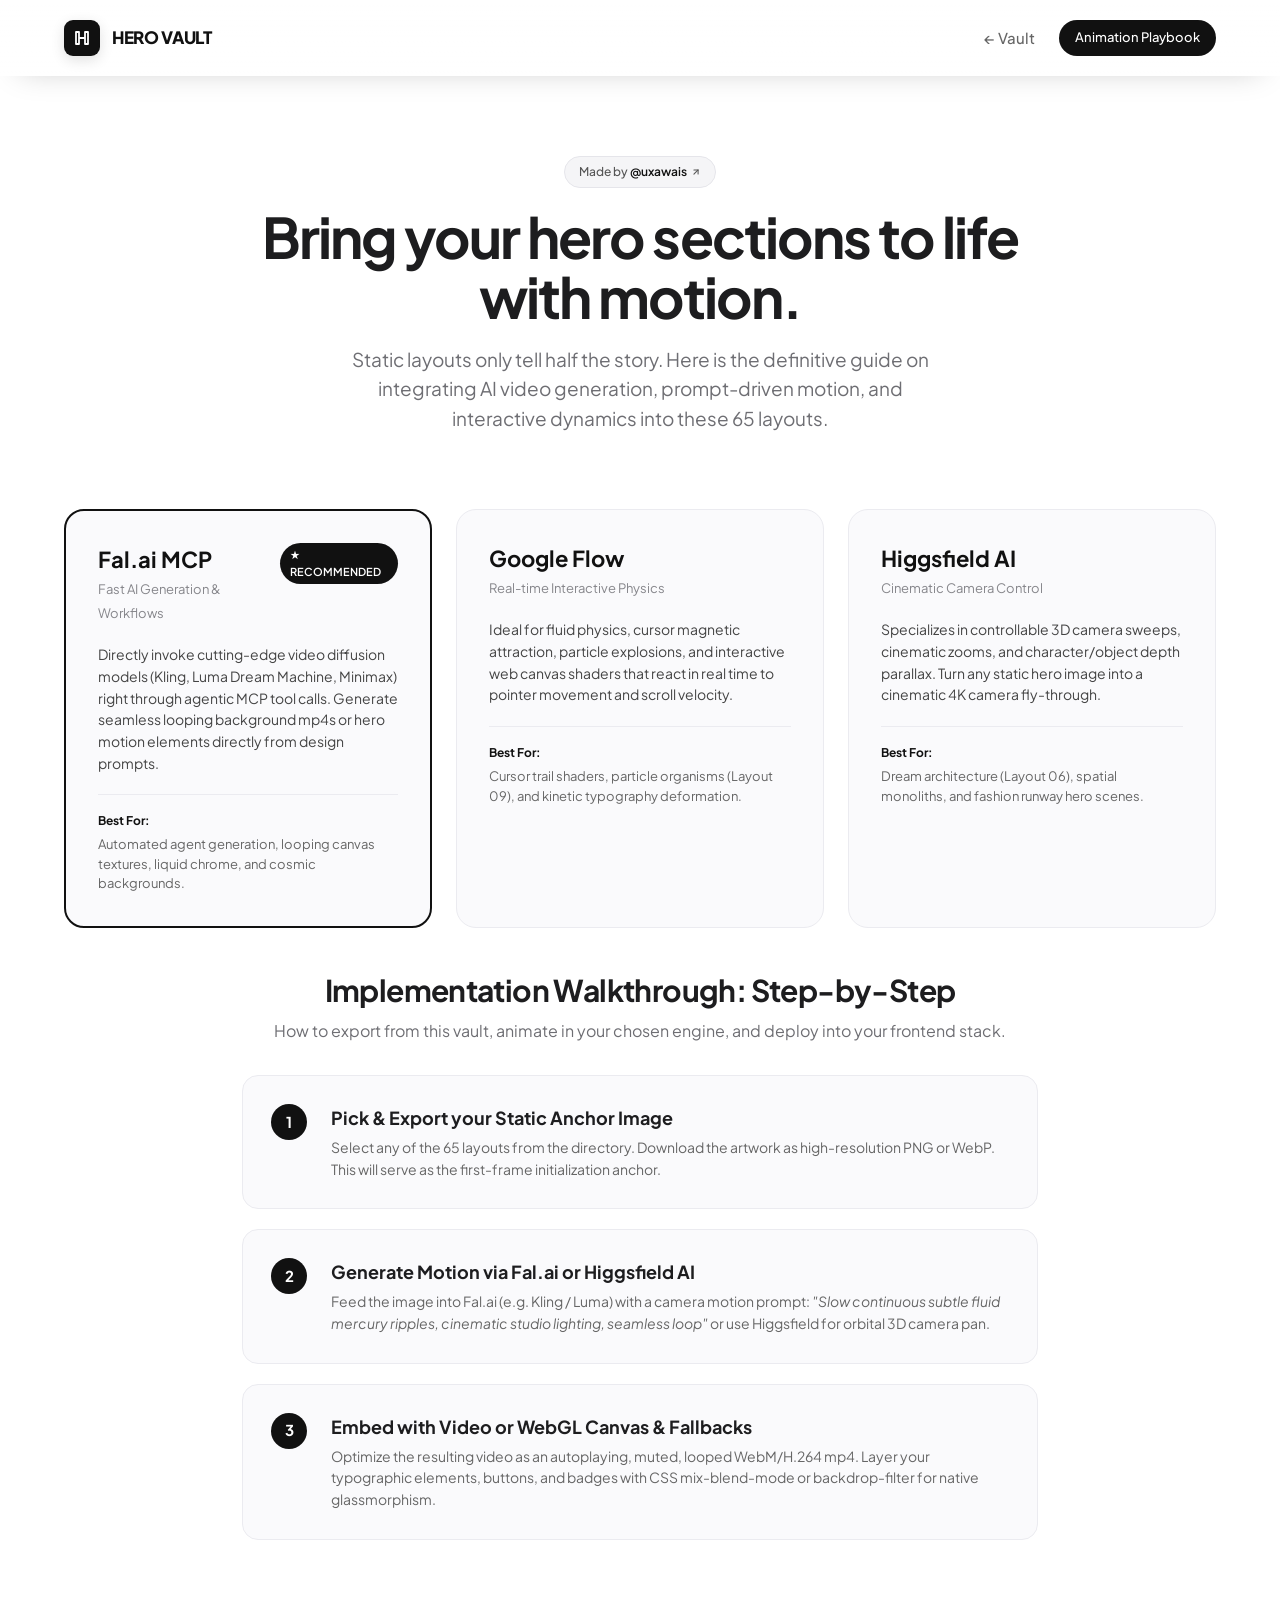
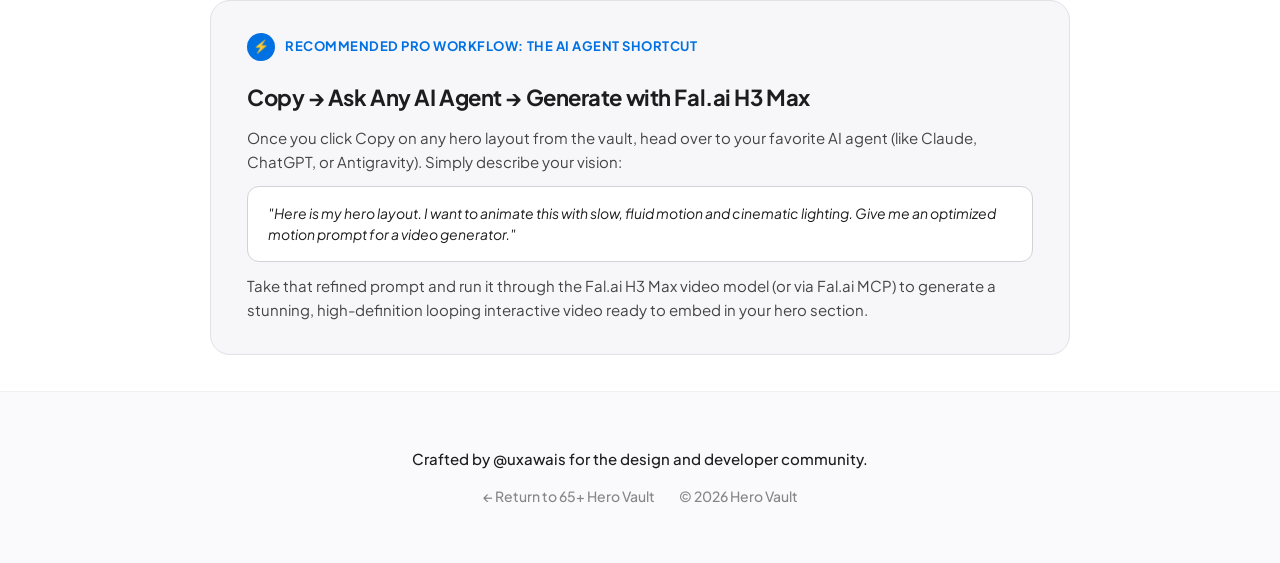
<file: animation-guide.html>
<!DOCTYPE html>
<html lang="en">
<head>
  <meta charset="UTF-8" />
  <meta name="viewport" content="width=device-width, initial-scale=1.0" />
  <title>Animation Playbook — Hero Vault</title>
  <link rel="stylesheet" href="styles.css" />
</head>
<body class="page-guide">
  <!-- Header -->
  <header class="site-header">
    <div class="header-inner">
      <a href="index.html" class="brand-logo">
        <div class="logo-badge">
          <svg viewBox="0 0 24 24" fill="none" stroke="currentColor" stroke-width="2.4" stroke-linecap="round" stroke-linejoin="round">
            <path d="M4 4h4v16H4zM16 4h4v16h-4zM8 12h8" />
          </svg>
        </div>
        <span class="brand-title">HERO VAULT</span>
      </a>
      <nav class="nav-menu">
        <a href="index.html" class="nav-link nav-back-link">← Vault</a>
        <span class="nav-counter-pill">Animation Playbook</span>
      </nav>
    </div>
  </header>

  <div class="page-container">
    <!-- Guide Intro -->
    <section class="hero-intro">
      <span class="bubble-badge">
        <svg class="bubble-badge__goo" aria-hidden="true" focusable="false">
          <defs>
            <filter id="bubble-goo">
              <feGaussianBlur in="SourceGraphic" stdDeviation="4" result="blur"></feGaussianBlur>
              <feColorMatrix in="blur" mode="matrix" values="1 0 0 0 0  0 1 0 0 0  0 0 1 0 0  0 0 0 19 -9" result="goo"></feColorMatrix>
              <feComposite in="SourceGraphic" in2="goo"></feComposite>
            </filter>
          </defs>
        </svg>
        <span class="bubble-badge__effect" aria-hidden="true">
          <span class="bubble-badge__circle tl"></span>
          <span class="bubble-badge__circle tl"></span>
          <span class="bubble-badge__circle tl"></span>
          <span class="bubble-badge__blob"></span>
          <span class="bubble-badge__circle br"></span>
          <span class="bubble-badge__circle br"></span>
          <span class="bubble-badge__circle br"></span>
        </span>
        <a href="https://x.com/uxawais" target="_blank" rel="noopener noreferrer" class="creator-badge">
          <span>Made by <strong>@uxawais</strong></span>
          <svg width="10" height="10" viewBox="0 0 24 24" fill="none" stroke="currentColor" stroke-width="2.5" stroke-linecap="round" stroke-linejoin="round">
            <line x1="7" y1="17" x2="17" y2="7"></line>
            <polyline points="7 7 17 7 17 17"></polyline>
          </svg>
        </a>
      </span>
      <h1 class="hero-headline">
        <span class="desktop-only">Bring your hero sections to life with motion.</span>
        <span class="mobile-only">Animate your hero layouts.</span>
      </h1>
      <p class="hero-subhead">
        <span class="desktop-only">Static layouts only tell half the story. Here is the definitive guide on integrating AI video generation, prompt-driven motion, and interactive dynamics into these 65 layouts.</span>
        <span class="mobile-only">Transform static layouts into responsive, interactive video and canvas experiences.</span>
      </p>
    </section>

    <!-- Tools Grid -->
    <div class="playbook-grid">
      <!-- Fal.ai -->
      <div class="playbook-card featured">
        <div style="display: flex; justify-content: space-between; align-items: flex-start; width: 100%;">
          <div>
            <h3 style="font-size: 22px; font-weight: 700; color: #111111;">Fal.ai MCP</h3>
            <span class="desktop-only" style="font-size: 13px; color: #86868b;">Fast AI Generation & Workflows</span>
          </div>
          <span class="playbook-badge">★ Recommended</span>
        </div>
        <p class="desktop-only" style="font-size: 14px; line-height: 1.55; color: #444444;">Directly invoke cutting-edge video diffusion models (Kling, Luma Dream Machine, Minimax) right through agentic MCP tool calls. Generate seamless looping background mp4s or hero motion elements directly from design prompts.</p>
        <p class="mobile-only" style="font-size: 14px; line-height: 1.55; color: #444444;">Agentic video generation (Kling, Luma, Minimax) right through MCP tool calls. Perfect for looping background textures, chrome fluids, and cosmic horizons.</p>
        <div class="desktop-only" style="padding-top: 12px; border-top: 1px solid #ebebf0;">
          <strong style="font-size: 12px; color: #111111;">Best For:</strong>
          <p style="font-size: 13px; color: #666666; margin-top: 4px;">Automated agent generation, looping canvas textures, liquid chrome, and cosmic backgrounds.</p>
        </div>
      </div>

      <!-- Google Flow -->
      <div class="playbook-card">
        <div>
          <h3 style="font-size: 22px; font-weight: 700; color: #111111;">Google Flow</h3>
          <span class="desktop-only" style="font-size: 13px; color: #86868b;">Real-time Interactive Physics</span>
        </div>
        <p class="desktop-only" style="font-size: 14px; line-height: 1.55; color: #444444;">Ideal for fluid physics, cursor magnetic attraction, particle explosions, and interactive web canvas shaders that react in real time to pointer movement and scroll velocity.</p>
        <p class="mobile-only" style="font-size: 14px; line-height: 1.55; color: #444444;">Interactive WebGL shaders and real-time physics reacting directly to pointer velocity, mouse hover, and scroll.</p>
        <div class="desktop-only" style="padding-top: 12px; border-top: 1px solid #ebebf0;">
          <strong style="font-size: 12px; color: #111111;">Best For:</strong>
          <p style="font-size: 13px; color: #666666; margin-top: 4px;">Cursor trail shaders, particle organisms (Layout 09), and kinetic typography deformation.</p>
        </div>
      </div>

      <!-- Higgsfield AI -->
      <div class="playbook-card">
        <div>
          <h3 style="font-size: 22px; font-weight: 700; color: #111111;">Higgsfield AI</h3>
          <span class="desktop-only" style="font-size: 13px; color: #86868b;">Cinematic Camera Control</span>
        </div>
        <p class="desktop-only" style="font-size: 14px; line-height: 1.55; color: #444444;">Specializes in controllable 3D camera sweeps, cinematic zooms, and character/object depth parallax. Turn any static hero image into a cinematic 4K camera fly-through.</p>
        <p class="mobile-only" style="font-size: 14px; line-height: 1.55; color: #444444;">Cinematic 3D camera controls, rotational orbital pans, and depth fly-throughs for architecture and 3D scenes.</p>
        <div class="desktop-only" style="padding-top: 12px; border-top: 1px solid #ebebf0;">
          <strong style="font-size: 12px; color: #111111;">Best For:</strong>
          <p style="font-size: 13px; color: #666666; margin-top: 4px;">Dream architecture (Layout 06), spatial monoliths, and fashion runway hero scenes.</p>
        </div>
      </div>
    </div>

    <!-- Implementation Walkthrough (desktop) -->
    <div class="steps-container desktop-only">
      <div style="text-align: center; margin-bottom: 12px;">
        <h2 style="font-size: 30px; font-weight: 700; color: #1d1d1f; letter-spacing: -0.02em;">Implementation Walkthrough: Step-by-Step</h2>
        <p style="font-size: 16px; color: #6e6e73; margin-top: 6px;">How to export from this vault, animate in your chosen engine, and deploy into your frontend stack.</p>
      </div>

      <div class="step-card">
        <div class="step-number">1</div>
        <div>
          <h4 style="font-size: 18px; font-weight: 700; color: #1d1d1f;">Pick & Export your Static Anchor Image</h4>
          <p style="font-size: 14px; line-height: 1.55; color: #666666; margin-top: 6px;">Select any of the 65 layouts from the directory. Download the artwork as high-resolution PNG or WebP. This will serve as the first-frame initialization anchor.</p>
        </div>
      </div>

      <div class="step-card">
        <div class="step-number">2</div>
        <div>
          <h4 style="font-size: 18px; font-weight: 700; color: #1d1d1f;">Generate Motion via Fal.ai or Higgsfield AI</h4>
          <p style="font-size: 14px; line-height: 1.55; color: #666666; margin-top: 6px;">Feed the image into Fal.ai (e.g. Kling / Luma) with a camera motion prompt: <em>"Slow continuous subtle fluid mercury ripples, cinematic studio lighting, seamless loop"</em> or use Higgsfield for orbital 3D camera pan.</p>
        </div>
      </div>

      <div class="step-card">
        <div class="step-number">3</div>
        <div>
          <h4 style="font-size: 18px; font-weight: 700; color: #1d1d1f;">Embed with Video or WebGL Canvas & Fallbacks</h4>
          <p style="font-size: 14px; line-height: 1.55; color: #666666; margin-top: 6px;">Optimize the resulting video as an autoplaying, muted, looped WebM/H.264 mp4. Layer your typographic elements, buttons, and badges with CSS mix-blend-mode or backdrop-filter for native glassmorphism.</p>
        </div>
      </div>
    </div>

    <!-- Recommended Pro Workflow (desktop) -->
    <div class="workflow-highlight-card desktop-only">
      <div style="display: flex; align-items: center; gap: 10px;">
        <div style="width: 28px; height: 28px; border-radius: 50%; background-color: #0071e3; color: #ffffff; display: flex; align-items: center; justify-content: center; font-size: 13px; font-weight: 700;">⚡</div>
        <span style="font-size: 13px; font-weight: 700; color: #0071e3; text-transform: uppercase; letter-spacing: 0.04em;">Recommended Pro Workflow: The AI Agent Shortcut</span>
      </div>

      <div style="display: flex; flex-direction: column; gap: 12px;">
        <h3 style="font-size: 22px; font-weight: 700; color: #1d1d1f; letter-spacing: -0.02em;">Copy → Ask Any AI Agent → Generate with Fal.ai H3 Max</h3>
        <p style="font-size: 15px; line-height: 1.6; color: #444444;">Once you click Copy on any hero layout from the vault, head over to your favorite AI agent (like Claude, ChatGPT, or Antigravity). Simply describe your vision:</p>

        <div class="prompt-box">
          <em>"Here is my hero layout. I want to animate this with slow, fluid motion and cinematic lighting. Give me an optimized motion prompt for a video generator."</em>
        </div>

        <p style="font-size: 15px; line-height: 1.6; color: #444444;">Take that refined prompt and run it through the Fal.ai H3 Max video model (or via Fal.ai MCP) to generate a stunning, high-definition looping interactive video ready to embed in your hero section.</p>
      </div>
    </div>

    <!-- Pro Shortcut (mobile) -->
    <div class="workflow-highlight-card mobile-only">
      <div style="display: flex; align-items: center; gap: 10px;">
        <div style="width: 28px; height: 28px; border-radius: 50%; background-color: #0071e3; color: #ffffff; display: flex; align-items: center; justify-content: center; font-size: 13px; font-weight: 700;">⚡</div>
        <span style="font-size: 12px; font-weight: 700; color: #0071e3; text-transform: uppercase; letter-spacing: 0.04em;">Pro Shortcut: Copy → Agent → Fal.ai</span>
      </div>

      <div style="display: flex; flex-direction: column; gap: 12px;">
        <h3 style="font-size: 22px; font-weight: 700; color: #1d1d1f; letter-spacing: -0.02em;">Generate with Fal.ai H3 Max</h3>
        <p style="font-size: 15px; line-height: 1.6; color: #444444;">Once copied, paste into any AI agent (Claude, ChatGPT, or Antigravity) with your idea to get a tuned video prompt.</p>

        <div class="prompt-box">
          <em>"Give me an optimized motion prompt for this hero layout to create subtle fluid motion."</em>
        </div>

        <p style="font-size: 15px; line-height: 1.6; color: #444444;">Pass that prompt into the Fal.ai H3 Max video model for a high-definition interactive hero video.</p>
      </div>
    </div>

    <!-- Footer -->
    <footer class="site-footer">
      <p class="footer-gratitude">
        <span class="desktop-only">Crafted by @uxawais for the design and developer community.</span>
        <span class="mobile-only">Made with care by @uxawais</span>
      </p>
      <div class="footer-links">
        <a href="index.html" class="footer-link">
          <span class="desktop-only">← Return to 65+ Hero Vault</span>
          <span class="mobile-only">← Back to 65+ Hero Vault</span>
        </a>
        <span class="footer-link desktop-only">© 2026 Hero Vault</span>
      </div>
    </footer>
  </div>
</body>
</html>
</file>
<file: styles.css>
@import url('https://fonts.googleapis.com/css2?family=Plus+Jakarta+Sans:wght@400;500;600;700;800&display=swap');

*, *::before, *::after {
  box-sizing: border-box;
  margin: 0;
  padding: 0;
}

body {
  font-family: 'Plus Jakarta Sans', -apple-system, BlinkMacSystemFont, sans-serif;
  background-color: #ffffff;
  color: #1d1d1f;
  -webkit-font-smoothing: antialiased;
  -moz-osx-font-smoothing: grayscale;
  line-height: 1.5;
}

.page-container {
  width: 100%;
  max-width: 1440px;
  margin: 0 auto;
  display: flex;
  flex-direction: column;
}

.site-header {
  position: sticky;
  top: 0;
  z-index: 50;
  width: 100%;
  background: linear-gradient(180deg, rgba(255, 255, 255, 0.96) 0%, rgba(255, 255, 255, 0.72) 100%);
  -webkit-backdrop-filter: blur(20px) saturate(180%);
  backdrop-filter: blur(20px) saturate(180%);
  box-shadow: inset 0 1px 0 rgba(255, 255, 255, 0.95), 0 12px 32px -20px rgba(0, 0, 0, 0.25);
}

.header-inner {
  display: flex;
  justify-content: space-between;
  align-items: center;
  height: 76px;
  padding: 0 64px;
  width: 100%;
  max-width: 1440px;
  margin: 0 auto;
}

.brand-logo {
  display: flex;
  align-items: center;
  gap: 12px;
  text-decoration: none;
}

.logo-badge {
  width: 36px;
  height: 36px;
  border-radius: 9px;
  background-color: #111111;
  display: flex;
  align-items: center;
  justify-content: center;
  box-shadow: 0 4px 14px rgba(0, 0, 0, 0.12);
  flex-shrink: 0;
  color: #ffffff;
}

.logo-badge svg {
  width: 18px;
  height: 18px;
}

.brand-title {
  font-size: 17px;
  font-weight: 800;
  letter-spacing: -0.02em;
  color: #111111;
}

.nav-menu {
  display: flex;
  align-items: center;
  gap: 24px;
}

.nav-link {
  font-size: 15px;
  font-weight: 500;
  color: #666666;
  text-decoration: none;
  transition: color 0.15s ease;
}

.nav-link:hover {
  color: #111111;
}

.nav-cta-pill {
  position: relative;
  z-index: 1;
  display: inline-flex;
  align-items: center;
  height: 40px;
  padding: 0 20px;
  border: 2px solid #111111;
  border-radius: 980px;
  color: #ffffff;
  font-size: 13px;
  font-weight: 600;
  text-decoration: none;
  transition: color 0.5s ease;
}

.nav-cta-pill:hover {
  color: #111111;
}

.nav-cta-pill__goo {
  position: absolute;
  width: 1px;
  height: 1px;
  visibility: hidden;
}

.nav-cta-pill__inner {
  position: absolute;
  inset: 0;
  z-index: -1;
  overflow: hidden;
  border-radius: 980px;
  background-color: #111111;
}

.nav-cta-pill__blobs {
  position: relative;
  display: block;
  height: 100%;
  filter: url(#goo);
}

.nav-cta-pill__blob {
  position: absolute;
  top: -10%;
  width: 40%;
  height: 120%;
  border-radius: 100%;
  background-color: #ffffff;
  transform: translate3d(0, 150%, 0) scale(1.4);
  transition: transform 0.45s ease;
}

.nav-cta-pill__blob:nth-child(1) {
  left: -10%;
  transition-delay: 0s;
}

.nav-cta-pill__blob:nth-child(2) {
  left: 22%;
  transition-delay: 0.08s;
}

.nav-cta-pill__blob:nth-child(3) {
  left: 54%;
  transition-delay: 0.16s;
}

.nav-cta-pill__blob:nth-child(4) {
  left: 86%;
  transition-delay: 0.24s;
}

.nav-cta-pill:hover .nav-cta-pill__blob {
  transform: translateZ(0) scale(1.4);
}

.nav-cta-pill__label-short {
  display: none;
}

.nav-counter-pill {
  padding: 8px 16px;
  border-radius: 980px;
  background-color: #111111;
  color: #ffffff;
  font-size: 13px;
  font-weight: 500;
}

.hero-intro {
  display: flex;
  flex-direction: column;
  align-items: center;
  text-align: center;
  padding: 80px 32px 56px;
  gap: 18px;
  width: 100%;
}

.creator-badge {
  display: inline-flex;
  align-items: center;
  gap: 4px;
  padding: 6px 14px;
  border-radius: 980px;
  background-color: #f5f5f7;
  border: 1px solid #e5e5ea;
  text-decoration: none;
  color: #555555;
  font-size: 12px;
  font-weight: 500;
  transition: all 0.15s ease;
  width: fit-content;
}

.creator-badge:hover {
  border-color: #d2d2d7;
  background-color: #eeeeef;
}

.creator-badge strong {
  color: #111111;
  font-weight: 600;
}

.bubble-badge {
  position: relative;
  display: inline-flex;
  width: fit-content;
}

.bubble-badge__goo {
  position: absolute;
  width: 1px;
  height: 1px;
  visibility: hidden;
}

.bubble-badge .creator-badge {
  position: relative;
  z-index: 2;
  background: none;
  border-color: transparent;
  transition: color 0.15s ease;
}

.bubble-badge .creator-badge:hover {
  background: none;
  border-color: transparent;
  color: #ffffff;
}

.bubble-badge:hover .creator-badge strong {
  color: #ffffff;
}

.bubble-badge__effect {
  position: absolute;
  top: 50%;
  left: 50%;
  width: 200%;
  height: 400%;
  transform: translate(-50%, -50%);
  filter: url(#bubble-goo);
  pointer-events: none;
  z-index: 1;
}

.bubble-badge__blob {
  position: absolute;
  top: 50%;
  left: 25%;
  width: 50%;
  height: 25%;
  transform: translateY(-50%);
  border-radius: 980px;
  background-color: #f5f5f7;
  border: 1px solid #e5e5ea;
  transition: background-color 0.1s ease-out, border-color 0.1s ease-out;
}

.bubble-badge__circle {
  position: absolute;
  width: 10px;
  height: 10px;
  border-radius: 50%;
  background-color: #f5f5f7;
  transition: background-color 0.1s ease-out;
}

.bubble-badge__circle.tl {
  top: 40%;
  left: 27%;
}

.bubble-badge__circle.br {
  bottom: 40%;
  right: 27%;
}

.bubble-badge:hover .bubble-badge__blob,
.bubble-badge:hover .bubble-badge__circle {
  background-color: #111111;
  border-color: #111111;
}

.bubble-badge:hover .bubble-badge__blob {
  animation: bubble-blob 1.15s cubic-bezier(0.34, 1.56, 0.64, 1);
}

.bubble-badge:hover .bubble-badge__circle {
  animation-duration: 0.95s;
  animation-timing-function: cubic-bezier(0.3, 0.65, 0.4, 1);
  animation-fill-mode: forwards;
}

.bubble-badge:hover .bubble-badge__circle:nth-child(1) {
  animation-name: bubble-tl-1;
}

.bubble-badge:hover .bubble-badge__circle:nth-child(2) {
  animation-name: bubble-tl-2;
}

.bubble-badge:hover .bubble-badge__circle:nth-child(3) {
  animation-name: bubble-tl-3;
}

.bubble-badge:hover .bubble-badge__circle:nth-child(5) {
  animation-name: bubble-br-1;
}

.bubble-badge:hover .bubble-badge__circle:nth-child(6) {
  animation-name: bubble-br-2;
}

.bubble-badge:hover .bubble-badge__circle:nth-child(7) {
  animation-name: bubble-br-3;
}

@keyframes bubble-blob {
  0% { transform: translateY(-50%) scale(1); }
  30% { transform: translateY(-50%) scale(1, 1.12); }
  55% { transform: translateY(-50%) scale(1, 0.97); }
  75% { transform: translateY(-50%) scale(1, 1.03); }
  100% { transform: translateY(-50%) scale(1); }
}

@keyframes bubble-tl-1 {
  0% { transform: translate(0, 0) scale(1); opacity: 1; }
  48% { transform: translate(-10px, -10px) scale(1, 2); opacity: 1; }
  55% { transform: translate(-8px, -11px) scale(0.2); opacity: 1; }
  100% { transform: translate(-10px, -17px) scale(0); opacity: 0; }
}

@keyframes bubble-tl-2 {
  0% { transform: translate(0, 0) scale(1); opacity: 1; }
  48% { transform: translate(-10px, -10px) scale(1, 2); opacity: 1; }
  55% { transform: translate(-14px, -17px) scale(1, 0.8); opacity: 1; }
  100% { transform: translate(-18px, -27px) scale(0.4); opacity: 0; }
}

@keyframes bubble-tl-3 {
  0% { transform: translate(0, 0) scale(1); opacity: 1; }
  48% { transform: translate(-10px, -10px) scale(1, 2); opacity: 1; }
  55% { transform: translate(-16px, -4px) scale(0.2); opacity: 1; }
  100% { transform: translate(-22px, -6px) scale(0); opacity: 0; }
}

@keyframes bubble-br-1 {
  0% { transform: translate(0, 0) scale(1); opacity: 1; }
  50% { transform: translate(12px, 12px) scale(1, 2); opacity: 1; }
  57% { transform: translate(6px, 15px) scale(0.2); opacity: 1; }
  100% { transform: translate(12px, 20px) scale(0); opacity: 0; }
}

@keyframes bubble-br-2 {
  0% { transform: translate(0, 0) scale(1); opacity: 1; }
  50% { transform: translate(12px, 12px) scale(1, 2); opacity: 1; }
  57% { transform: translate(19px, 15px) scale(0.8); opacity: 1; }
  100% { transform: translate(18px, 26px) scale(0.4); opacity: 0; }
}

@keyframes bubble-br-3 {
  0% { transform: translate(0, 0) scale(1); opacity: 1; }
  50% { transform: translate(12px, 12px) scale(1, 2); opacity: 1; }
  57% { transform: translate(27px, 6px) scale(0.2); opacity: 1; }
  100% { transform: translate(24px, 8px) scale(0); opacity: 0; }
}

@media (prefers-reduced-motion: reduce) {
  .bubble-badge:hover .bubble-badge__blob,
  .bubble-badge:hover .bubble-badge__circle {
    animation: none;
  }
}

.hero-headline {
  font-size: 56px;
  font-weight: 700;
  letter-spacing: -0.035em;
  line-height: 1.08;
  color: #1d1d1f;
  max-width: 840px;
}

.hero-subhead {
  font-size: 19px;
  font-weight: 400;
  line-height: 1.55;
  color: #6e6e73;
  max-width: 620px;
}

.gallery-section {
  padding: 20px 64px 64px;
  display: flex;
  flex-direction: column;
  gap: 36px;
  width: 100%;
}

.gallery-grid {
  display: grid;
  grid-template-columns: repeat(3, 1fr);
  gap: 28px;
  width: 100%;
}

.hero-card {
  display: flex;
  flex-direction: column;
  border-radius: 18px;
  border: 1px solid #ebebf0;
  background-color: #fafafc;
  overflow: hidden;
  transition: transform 0.2s ease, box-shadow 0.2s ease;
}

.hero-card:hover {
  transform: translateY(-3px);
  box-shadow: 0 12px 28px rgba(0, 0, 0, 0.06);
}

.card-media {
  height: 250px;
  background-color: #111111;
  overflow: hidden;
  display: flex;
  align-items: center;
  justify-content: center;
  position: relative;
  cursor: zoom-in;
}

.card-media img {
  width: 100%;
  height: 100%;
  object-fit: cover;
  transition: transform 0.3s ease;
}

.hero-card:hover .card-media img {
  transform: scale(1.02);
}

.card-footer {
  padding: 16px 20px;
  display: flex;
  justify-content: space-between;
  align-items: center;
  background-color: #ffffff;
  border-top: 1px solid #ebebf0;
}

.card-info {
  display: flex;
  flex-direction: column;
  gap: 2px;
  min-width: 0;
}

.card-title {
  font-size: 14px;
  font-weight: 600;
  color: #1d1d1f;
}

.card-subtitle {
  font-size: 12px;
  font-weight: 400;
  color: #86868b;
}

.card-actions {
  display: flex;
  gap: 8px;
}

.btn-action {
  padding: 6px 12px;
  border-radius: 6px;
  font-size: 12px;
  font-weight: 500;
  cursor: pointer;
  text-decoration: none;
  font-family: inherit;
  transition: all 0.15s ease;
}

.btn-copy {
  border: 1px solid #d2d2d7;
  background-color: #ffffff;
  color: #1d1d1f;
}

.btn-copy:hover {
  background-color: #f5f5f7;
}

.btn-download {
  border: 1px solid #1d1d1f;
  background-color: #1d1d1f;
  color: #ffffff;
}

.btn-download:hover {
  background-color: #000000;
}

.load-more-container {
  display: flex;
  flex-direction: column;
  align-items: center;
  justify-content: center;
  padding: 24px 0 8px;
  gap: 12px;
  width: 100%;
}

.btn-load-more {
  display: flex;
  align-items: center;
  justify-content: center;
  gap: 8px;
  padding: 14px 32px;
  border-radius: 980px;
  background-color: #f5f5f7;
  border: 1px solid #d2d2d7;
  color: #1d1d1f;
  font-family: inherit;
  font-size: 14px;
  font-weight: 600;
  cursor: pointer;
  transition: all 0.2s ease;
}

.btn-load-more:hover {
  background-color: #ebebef;
  border-color: #c7c7cc;
}

.load-counter {
  font-size: 12px;
  color: #6e6e73;
}

.callout-banner {
  display: flex;
  justify-content: space-between;
  align-items: center;
  padding: 28px 36px;
  border-radius: 20px;
  background-color: #111111;
  color: #ffffff;
  width: 100%;
  margin-top: 12px;
}

.banner-content {
  display: flex;
  flex-direction: column;
  gap: 6px;
}

.banner-badge {
  display: flex;
  align-items: center;
  gap: 8px;
}

.banner-badge-text {
  font-size: 11px;
  font-weight: 700;
  text-transform: uppercase;
  letter-spacing: 0.05em;
  color: #a1a1a6;
}

.pulse-dot {
  width: 6px;
  height: 6px;
  border-radius: 50%;
  background-color: #30d158;
}

.banner-badge-new {
  font-size: 11px;
  color: #30d158;
  font-weight: 600;
}

.banner-title {
  font-size: 19px;
  font-weight: 700;
  letter-spacing: -0.02em;
  color: #ffffff;
}

.banner-desc {
  font-size: 13px;
  color: #86868b;
}

.banner-cta {
  display: flex;
  align-items: center;
  gap: 8px;
  padding: 12px 24px;
  border-radius: 980px;
  background-color: #ffffff;
  color: #111111;
  text-decoration: none;
  font-size: 13px;
  font-weight: 600;
  white-space: nowrap;
  flex-shrink: 0;
  transition: all 0.2s ease;
}

.banner-cta:hover {
  background-color: #f0f0f2;
  transform: translateX(2px);
}

.faq-section {
  display: flex;
  flex-direction: column;
  padding: 64px 64px 80px;
  gap: 40px;
  width: 100%;
  border-top: 1px solid #f0f0f2;
  align-items: center;
}

.faq-header {
  display: flex;
  flex-direction: column;
  align-items: center;
  text-align: center;
  gap: 10px;
}

.faq-header h2 {
  font-size: 32px;
  font-weight: 700;
  letter-spacing: -0.02em;
  color: #1d1d1f;
}

.faq-header p {
  font-size: 16px;
  color: #86868b;
  max-width: 520px;
}

.faq-list {
  display: flex;
  flex-direction: column;
  gap: 16px;
  width: 100%;
  max-width: 720px;
}

.faq-card {
  display: flex;
  flex-direction: column;
  gap: 8px;
  padding: 24px 28px;
  border-radius: 14px;
  background-color: #fafafc;
  border: 1px solid #ebebf0;
}

.faq-question {
  font-size: 16px;
  font-weight: 600;
  color: #1d1d1f;
}

.faq-answer {
  font-size: 14px;
  line-height: 1.55;
  color: #6e6e73;
}

.site-footer {
  display: flex;
  flex-direction: column;
  align-items: center;
  justify-content: center;
  padding: 56px 32px;
  gap: 16px;
  border-top: 1px solid #f0f0f2;
  width: 100%;
  background-color: #fafafc;
  text-align: center;
}

.footer-gratitude {
  font-size: 15px;
  font-weight: 500;
  color: #1d1d1f;
}

.footer-links {
  display: flex;
  align-items: center;
  gap: 24px;
}

.footer-link {
  font-size: 14px;
  font-weight: 500;
  color: #86868b;
  text-decoration: none;
  transition: color 0.15s ease;
}

.footer-link:hover {
  color: #111111;
}

.playbook-grid {
  display: grid;
  grid-template-columns: repeat(3, 1fr);
  gap: 24px;
  width: 100%;
  padding: 20px 64px 40px;
}

.playbook-card {
  display: flex;
  flex-direction: column;
  border-radius: 20px;
  border: 1px solid #ebebf0;
  background-color: #fafafc;
  padding: 32px;
  gap: 20px;
}

.playbook-card.featured {
  border: 2px solid #111111;
}

.playbook-badge {
  padding: 4px 10px;
  border-radius: 980px;
  background-color: #111111;
  color: #ffffff;
  font-size: 11px;
  font-weight: 600;
  text-transform: uppercase;
}

.steps-container {
  display: flex;
  flex-direction: column;
  gap: 20px;
  width: 100%;
  max-width: 860px;
  margin: 0 auto 60px;
  padding: 0 32px;
}

.step-card {
  display: flex;
  gap: 24px;
  padding: 28px;
  border-radius: 16px;
  background-color: #fafafc;
  border: 1px solid #ebebf0;
}

.step-number {
  width: 36px;
  height: 36px;
  border-radius: 50%;
  background-color: #111111;
  color: #ffffff;
  display: flex;
  align-items: center;
  justify-content: center;
  font-size: 15px;
  font-weight: 700;
  flex-shrink: 0;
}

.workflow-highlight-card {
  display: flex;
  flex-direction: column;
  padding: 32px 36px;
  border-radius: 20px;
  background-color: #f7f7f9;
  border: 1.5px solid #e1e1e6;
  gap: 20px;
  width: 100%;
  max-width: 860px;
  margin: 0 auto 36px;
}

.prompt-box {
  padding: 16px 20px;
  border-radius: 12px;
  background-color: #ffffff;
  border: 1px solid #d2d2d7;
  font-size: 14px;
  color: #1d1d1f;
  line-height: 1.5;
}

.toast {
  position: fixed;
  bottom: 24px;
  right: 24px;
  padding: 12px 20px;
  background-color: #111111;
  color: #ffffff;
  border-radius: 980px;
  font-size: 13px;
  font-weight: 500;
  box-shadow: 0 8px 24px rgba(0,0,0,0.15);
  opacity: 0;
  transform: translateY(10px);
  transition: all 0.25s ease;
  pointer-events: none;
  z-index: 1000;
}

.toast.show {
  opacity: 1;
  transform: translateY(0);
}

.lightbox {
  position: fixed;
  inset: 0;
  z-index: 1100;
  display: flex;
  flex-direction: column;
  background-color: rgba(12, 12, 14, 0.9);
  -webkit-backdrop-filter: blur(14px);
  backdrop-filter: blur(14px);
  opacity: 0;
  visibility: hidden;
  transition: opacity 0.22s ease, visibility 0.22s ease;
}

.lightbox.show {
  opacity: 1;
  visibility: visible;
}

.lightbox-toolbar {
  display: flex;
  align-items: center;
  justify-content: space-between;
  gap: 16px;
  padding: 18px 24px;
}

.lightbox-caption {
  font-size: 13px;
  font-weight: 600;
  color: #f5f5f7;
  letter-spacing: -0.01em;
  white-space: nowrap;
  overflow: hidden;
  text-overflow: ellipsis;
}

.lightbox-controls {
  display: flex;
  align-items: center;
  gap: 8px;
  flex-shrink: 0;
}

.lightbox-btn {
  height: 38px;
  min-width: 38px;
  padding: 0 12px;
  display: flex;
  align-items: center;
  justify-content: center;
  border-radius: 980px;
  border: 1px solid rgba(255, 255, 255, 0.18);
  background-color: rgba(255, 255, 255, 0.08);
  color: #ffffff;
  font-family: inherit;
  font-size: 15px;
  font-weight: 600;
  cursor: pointer;
  text-decoration: none;
  transition: background-color 0.15s ease, border-color 0.15s ease;
}

.lightbox-btn:hover {
  background-color: rgba(255, 255, 255, 0.2);
  border-color: rgba(255, 255, 255, 0.3);
}

.lightbox-btn-primary {
  background-color: #ffffff;
  border-color: #ffffff;
  color: #111111;
}

.lightbox-btn-primary:hover {
  background-color: #f0f0f2;
  border-color: #f0f0f2;
}

.lightbox-divider {
  width: 1px;
  height: 22px;
  background-color: rgba(255, 255, 255, 0.18);
  margin: 0 4px;
}

.lightbox-zoom-level {
  min-width: 50px;
  text-align: center;
  font-size: 12px;
  font-weight: 600;
  color: #d2d2d7;
}

.lightbox-stage {
  flex: 1;
  display: flex;
  align-items: center;
  justify-content: center;
  overflow: hidden;
  padding: 0 24px 24px;
  touch-action: none;
  cursor: zoom-in;
}

.lightbox-img {
  max-width: 100%;
  max-height: 100%;
  border-radius: 12px;
  box-shadow: 0 24px 64px rgba(0, 0, 0, 0.5);
  transform-origin: center center;
  will-change: transform;
  user-select: none;
  -webkit-user-drag: none;
}

@media (max-width: 680px) {
  .lightbox-toolbar {
    padding: 12px 14px;
    justify-content: flex-end;
  }
  .lightbox-caption {
    display: none;
  }
  .lightbox-controls {
    flex-wrap: wrap;
    justify-content: flex-end;
    gap: 6px;
  }
  .lightbox-btn {
    height: 34px;
    min-width: 34px;
    padding: 0 10px;
    font-size: 13px;
  }
  .lightbox-divider,
  .lightbox-reset {
    display: none;
  }
  .lightbox-zoom-level {
    min-width: 44px;
  }
  .lightbox-stage {
    padding: 0 14px 14px;
  }
}

@media (max-width: 960px) {
  .gallery-grid, .playbook-grid {
    grid-template-columns: repeat(2, 1fr);
  }
  .hero-headline {
    font-size: 42px;
  }
}

@media (max-width: 680px) {
  .desktop-only {
    display: none !important;
  }
}

@media (min-width: 681px) {
  .mobile-only {
    display: none !important;
  }
}

@media (max-width: 680px) {
  .header-inner {
    padding: 0 20px;
  }
  .page-guide .header-inner {
    justify-content: flex-start;
  }
  .page-guide .brand-logo {
    display: none;
  }
  .nav-menu {
    gap: 12px;
  }
  .nav-link {
    display: none;
  }
  .nav-back-link {
    display: inline;
    font-size: 14px;
  }
  .nav-counter-pill {
    display: none;
  }
  .nav-cta-pill__label-full {
    display: none;
  }
  .nav-cta-pill__label-short {
    display: inline;
  }
  .hero-intro {
    padding: 48px 20px 32px;
  }
  .hero-headline {
    font-size: 32px;
  }
  .hero-subhead {
    font-size: 15px;
  }
  .gallery-section {
    padding: 12px 20px 48px;
    gap: 24px;
  }
  .gallery-grid, .playbook-grid {
    grid-template-columns: 1fr;
    gap: 20px;
  }
  .playbook-grid {
    padding: 20px 20px 40px;
  }
  .playbook-card {
    padding: 24px 20px;
  }
  .workflow-highlight-card {
    width: auto;
    margin: 0 20px 28px;
    padding: 24px 20px;
  }
  .steps-container {
    padding: 0 20px;
  }
  .playbook-card > div:first-child {
    flex-wrap: wrap;
    gap: 10px;
  }
  .playbook-card > div:first-child > div {
    min-width: 0;
  }
  .callout-banner {
    flex-direction: column;
    align-items: flex-start;
    padding: 24px 20px;
    gap: 16px;
  }
  .banner-cta {
    align-self: flex-start;
  }
  .faq-section {
    padding: 48px 20px 56px;
  }
  .faq-header h2 {
    font-size: 24px;
  }
  .footer-links {
    gap: 16px;
    flex-wrap: wrap;
    justify-content: center;
  }
  .step-card {
    flex-direction: column;
    gap: 14px;
    padding: 20px;
  }
}
</file>
